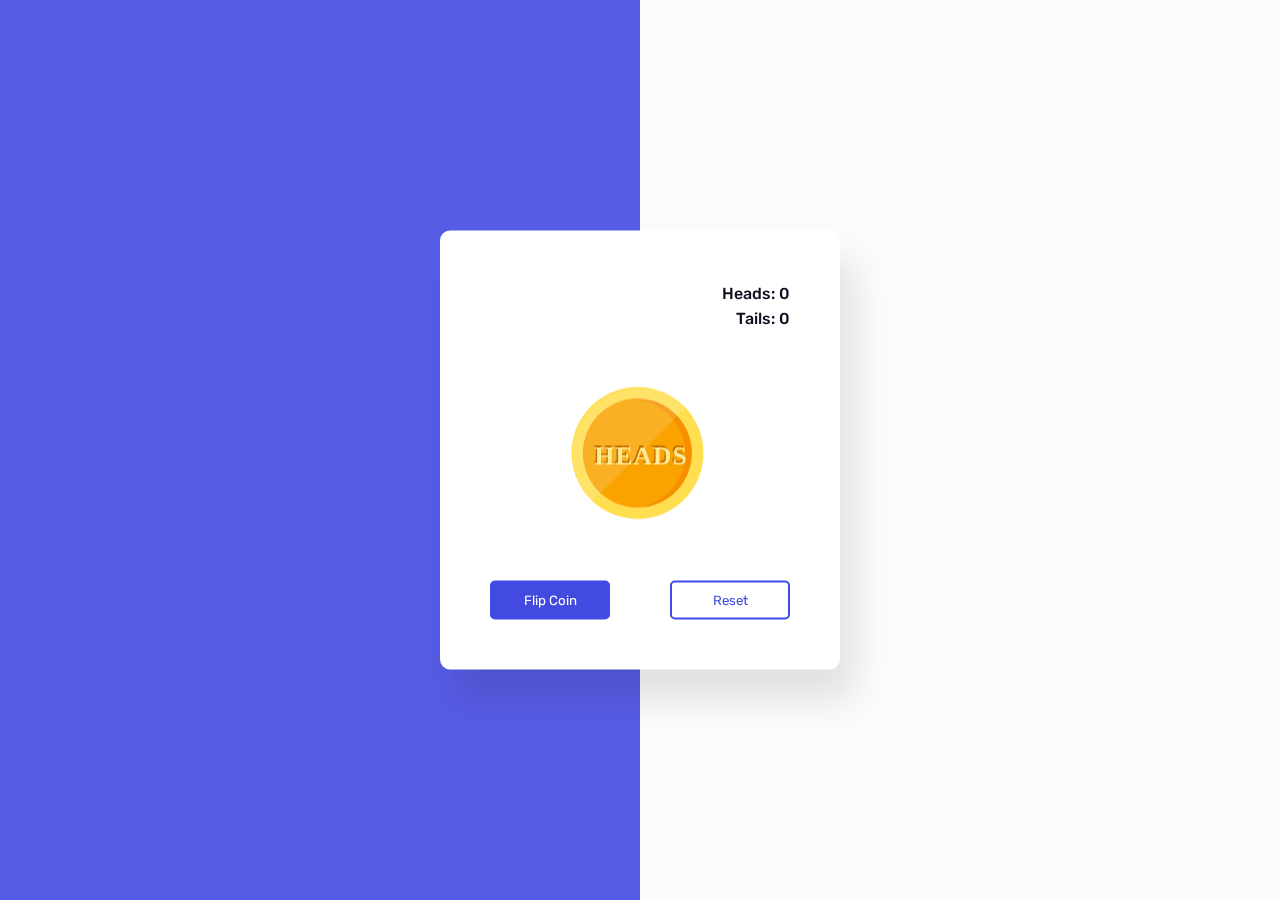
<file: Coin Toss/index.html>
<!DOCTYPE html>
<html lang="ko-KR">
  <head>
    <meta charset="UTF-8" />
    <meta name="viewport" content="width=device-width, initial-scale=1.0" />
    <title>Coin Toss</title>
    <link rel="stylesheet" href="style.css" />
    <script src="index.js" defer></script>
  </head>
  <body>
    <div class="container">
      <div class="stats">
        <p id="heads-count">Heads: 0</p>
        <p id="tails-count">Tails: 0</p>
      </div>

      <div class="coin" id="coin">
        <div class="heads">
          <img src="heads.svg" alt="" />
        </div>
        <div class="tails">
          <img src="tails.svg" alt="" />
        </div>
      </div>

      <div class="buttons">
        <button id="flip-button">Flip Coin</button>
        <button id="reset-button">Reset</button>
      </div>
    </div>
  </body>
</html>
</file>
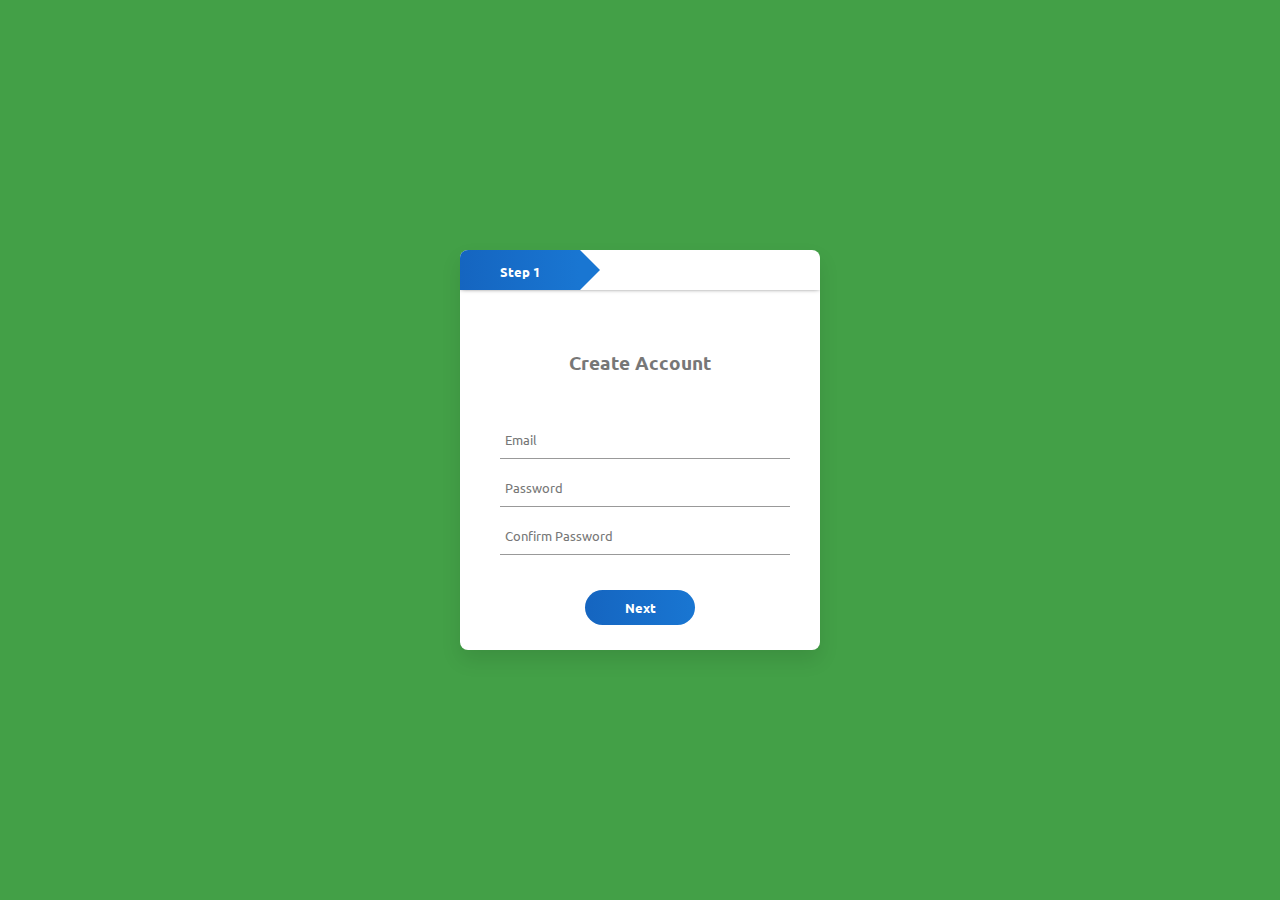
<file: Multi Step Form/index.html>
<!DOCTYPE html>
<html lang="ko-KR">
  <head>
    <meta charset="UTF-8" />
    <meta name="viewport" content="width=device-width, initial-scale=1.0" />
    <link rel="stylesheet" href="style.css" />
    <script src="index.js" defer></script>
    <title>Document</title>
  </head>
  <body>
    <div class="container">
      <form action="" id="form1">
        <h3>Create Account</h3>
        <input type="text" placeholder="Email" required />
        <input type="password" placeholder="Password" required />
        <input type="password" placeholder="Confirm Password" required />

        <div class="btn-box">
          <button type="button" id="next1">Next</button>
        </div>
      </form>

      <form action="" id="form2">
        <h3>Social Links</h3>
        <input type="text" placeholder="Instagram" />
        <input type="text" placeholder="Github" />
        <input type="text" placeholder="Linkedin" />

        <div class="btn-box">
          <button type="button" id="back1">Back</button>
          <button type="button" id="next2">Next</button>
        </div>
      </form>

      <form action="" id="form3">
        <h3>Personal Info</h3>
        <input type="text" placeholder="First Name" required />
        <input type="text" placeholder="Last Name" required />
        <input type="text" placeholder="Phone Num" required />

        <div class="btn-box">
          <button type="button" id="back2">Back</button>
          <button type="button" id="submit">Submit</button>
        </div>
      </form>

      <div class="step-row">
        <div id="progress"></div>
        <div class="step-col"><small>Step 1</small></div>
        <div class="step-col"><small>Step 2</small></div>
        <div class="step-col"><small>Step 3</small></div>
      </div>
    </div>
  </body>
</html>
</file>
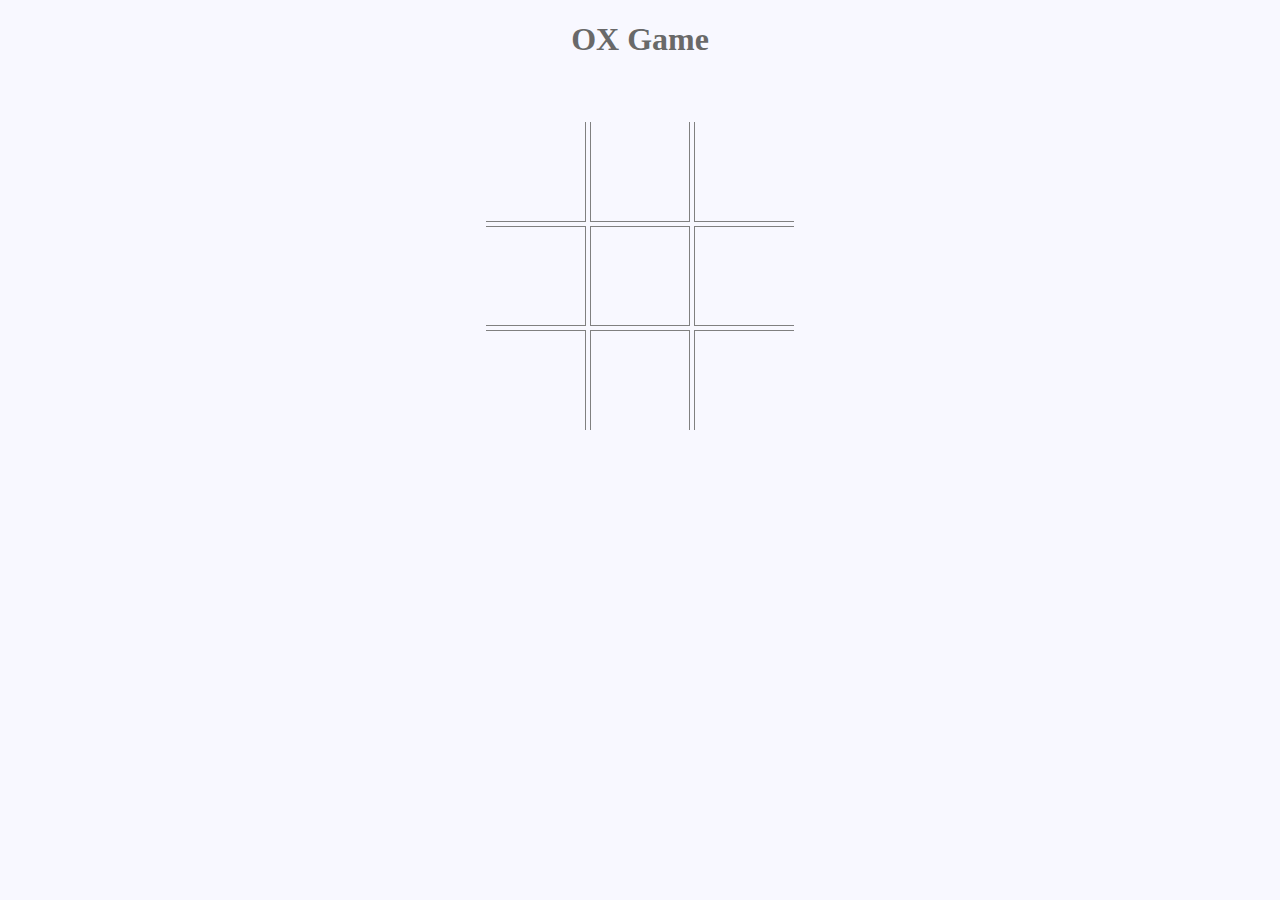
<file: OX Game/index.html>
<!DOCTYPE html>
<html lang="ko-KR">
  <head>
    <meta charset="UTF-8" />
    <meta name="viewport" content="width=device-width, initial-scale=1.0" />
    <title>OX GAME</title>
    <link rel="stylesheet" href="style.css" />
    <script src="index.js" defer></script>
  </head>
  <body>
    <h1>OX Game</h1>
    <div id="container">
      <div class="block">
        <div id="box1" class="box top left">
          <span data-player="none" onclick="play(this)">&nbsp;</span>
        </div>
        <div id="box2" class="box top">
          <span data-player="none" onclick="play(this)">&nbsp;</span>
        </div>
        <div id="box3" class="box top right">
          <span data-player="none" onclick="play(this)">&nbsp;</span>
        </div>
      </div>
      <div class="block">
        <div id="box4" class="box left">
          <span data-player="none" onclick="play(this)">&nbsp;</span>
        </div>
        <div id="box5" class="box">
          <span data-player="none" onclick="play(this)">&nbsp;</span>
        </div>
        <div id="box6" class="box right">
          <span data-player="none" onclick="play(this)">&nbsp;</span>
        </div>
        <div class="block">
          <div id="box7" class="box bottom left">
            <span data-player="none" onclick="play(this)">&nbsp;</span>
          </div>
          <div id="box8" class="box bottom">
            <span data-player="none" onclick="play(this)">&nbsp;</span>
          </div>
          <div id="box9" class="box bottom right">
            <span data-player="none" onclick="play(this)">&nbsp;</span>
          </div>
        </div>
      </div>
    </div>
  </body>
</html>
</file>
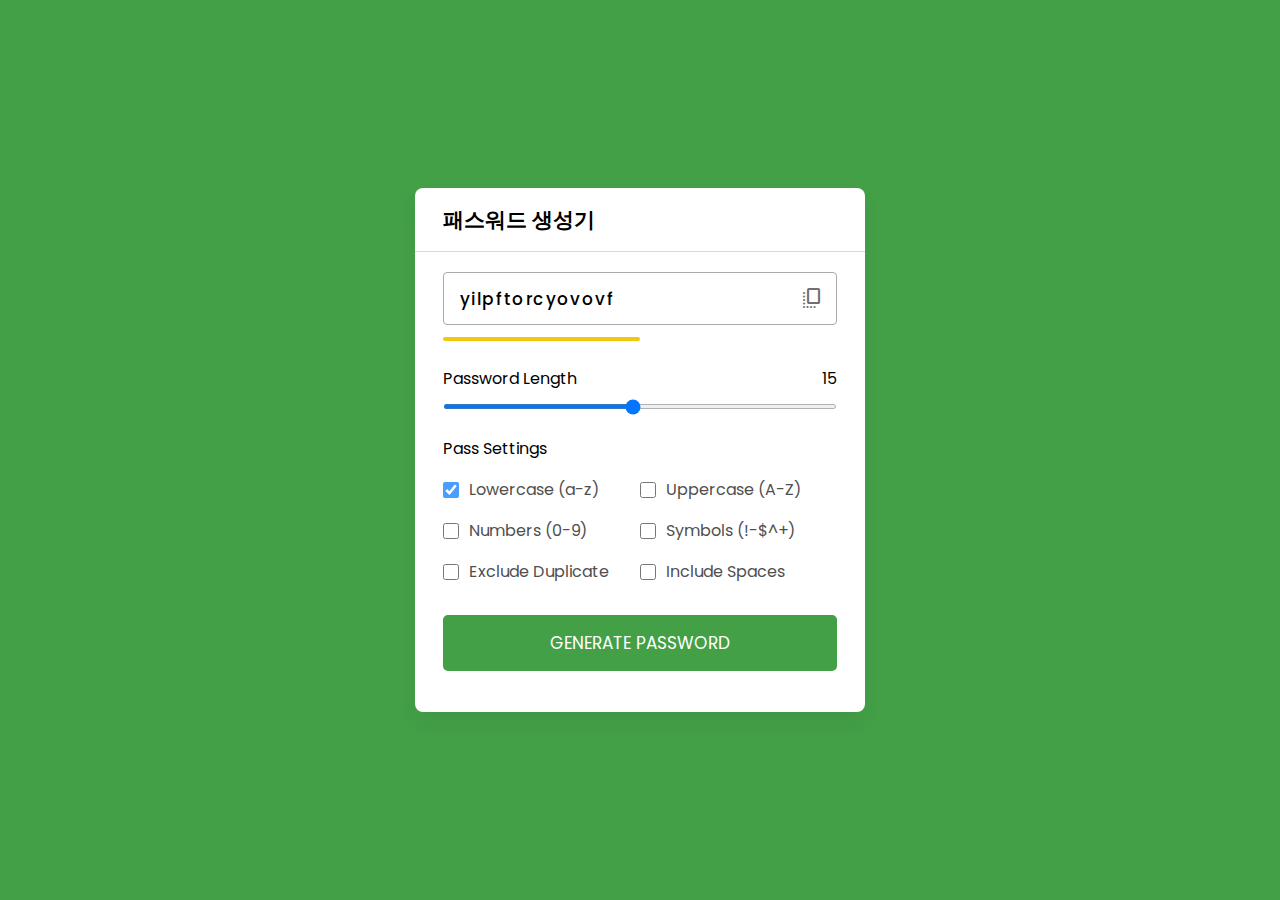
<file: Password Generator/index.html>
<!DOCTYPE html>
<html lang="ko-KR">
  <head>
    <meta charset="UTF-8" />
    <meta http-equiv="X-UA-Compatible" content="IE=edge" />
    <meta name="viewport" content="width=device-width, initial-scale=1.0" />
    <link href="https://fonts.googleapis.com/css2?family=Material+Symbols+Rounded" rel="stylesheet" />
    <link rel="stylesheet" href="style.css" />
    <script src="index.js" defer></script>
    <title>Password Generator</title>
  </head>

  <body>
    <div class="container">
      <h2>패스워드 생성기</h2>
      <div class="wrapper">
        <div class="input-box">
          <input type="text" disabled />
          <span class="material-symbols-rounded">copy_all</span>
        </div>
        <div class="pass-indicator"></div>
        <div class="pass-length">
          <div class="details">
            <label class="title">Password Length</label>
            <span></span>
          </div>
          <input type="range" min="1" max="30" value="15" step="1" />
        </div>

        <div class="pass-settings">
          <label class="title">Pass Settings</label>
          <ul class="options">
            <li class="option">
              <input type="checkbox" id="lowercase" checked />
              <label for="lowercase">Lowercase (a-z)</label>
            </li>
            <li class="option">
              <input type="checkbox" id="uppercase" />
              <label for="uppercase">Uppercase (A-Z)</label>
            </li>
            <li class="option">
              <input type="checkbox" id="numbers" />
              <label for="numbers">Numbers (0-9)</label>
            </li>
            <li class="option">
              <input type="checkbox" id="symbols" />
              <label for="symbols">Symbols (!-$^+)</label>
            </li>
            <li class="option">
              <input type="checkbox" id="exc-duplicate" />
              <label for="exc-duplicate">Exclude Duplicate</label>
            </li>
            <li class="option">
              <input type="checkbox" id="spaces" />
              <label for="spaces">Include Spaces</label>
            </li>
          </ul>
        </div>

        <button class="generate-btn">Generate Password</button>
      </div>
    </div>
  </body>
</html>
</file>
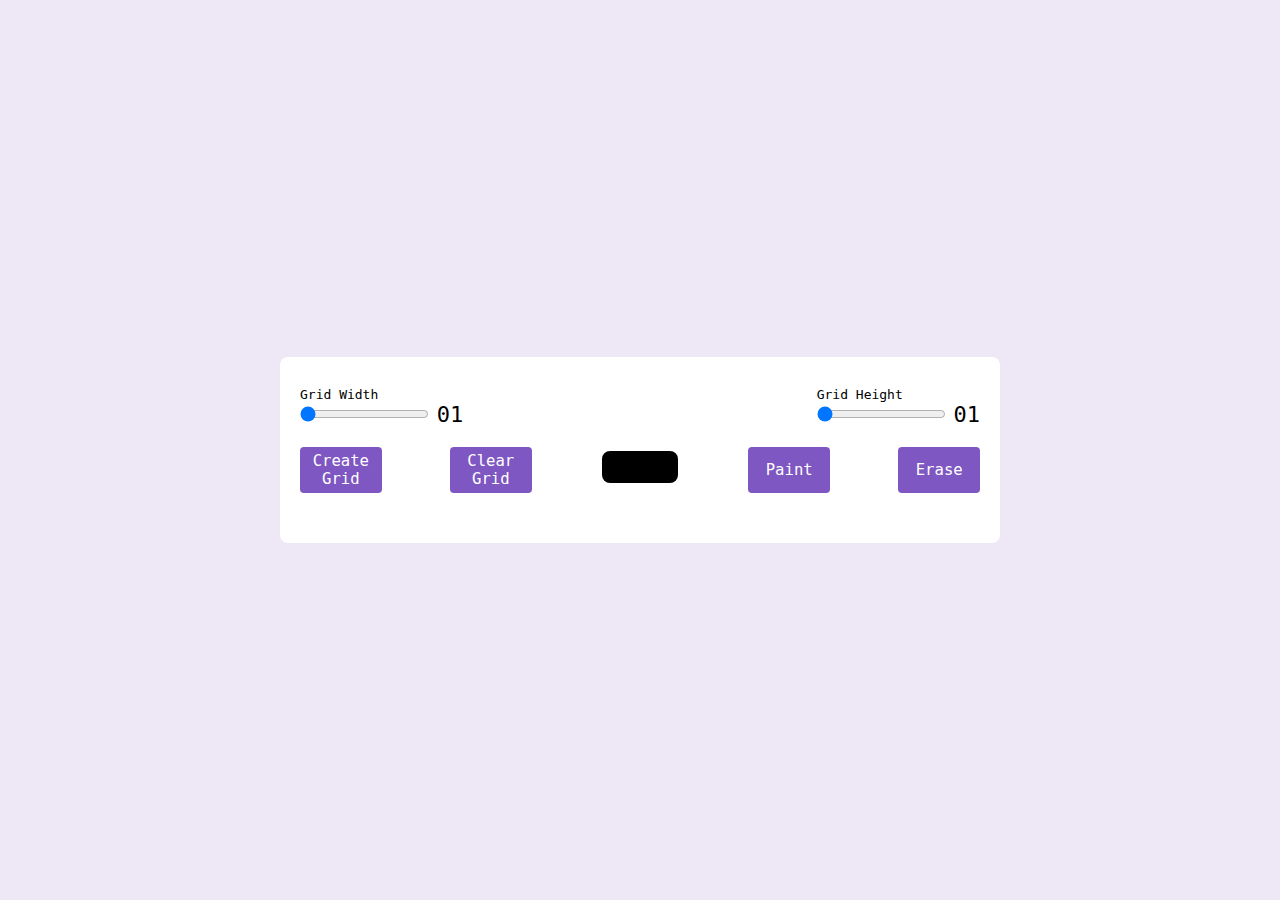
<file: Pixel Art Generator/index.html>
<!DOCTYPE html>
<html lang="ko-KR">
  <head>
    <meta charset="UTF-8" />
    <meta http-equiv="X-UA-Compatible" content="ie=edge" />
    <meta name="viewport" content="width=device-width, initial-scale=1.0" />
    <title>Pixel Art Generator</title>
    <link rel="stylesheet" href="style.css" />
    <script type="module" src="index.js" defer></script>
  </head>
  <body>
    <div class="wrapper">
      <div class="options">
        <div class="opt-wrapper">
          <div class="slider">
            <label for="width-range">Grid Width</label>
            <input type="range" id="width-range" min="1" max="40" />
            <span id="width-value">01</span>
          </div>
          <div class="slider">
            <label for="height-range">Grid Height</label>
            <input type="range" id="height-range" min="1" max="40" />
            <span id="height-value">01</span>
          </div>
        </div>

        <div class="opt-wrapper">
          <button type="button" id="submit-grid">Create<br />Grid</button>
          <button type="button" id="clear-grid">Clear<br />Grid</button>
          <input type="color" id="color-input" />
          <button type="button" id="paint-btn">Paint</button>
          <button type="button" id="erase-btn">Erase</button>
        </div>
      </div>
      <div class="container"></div>
    </div>
  </body>
</html>
</file>
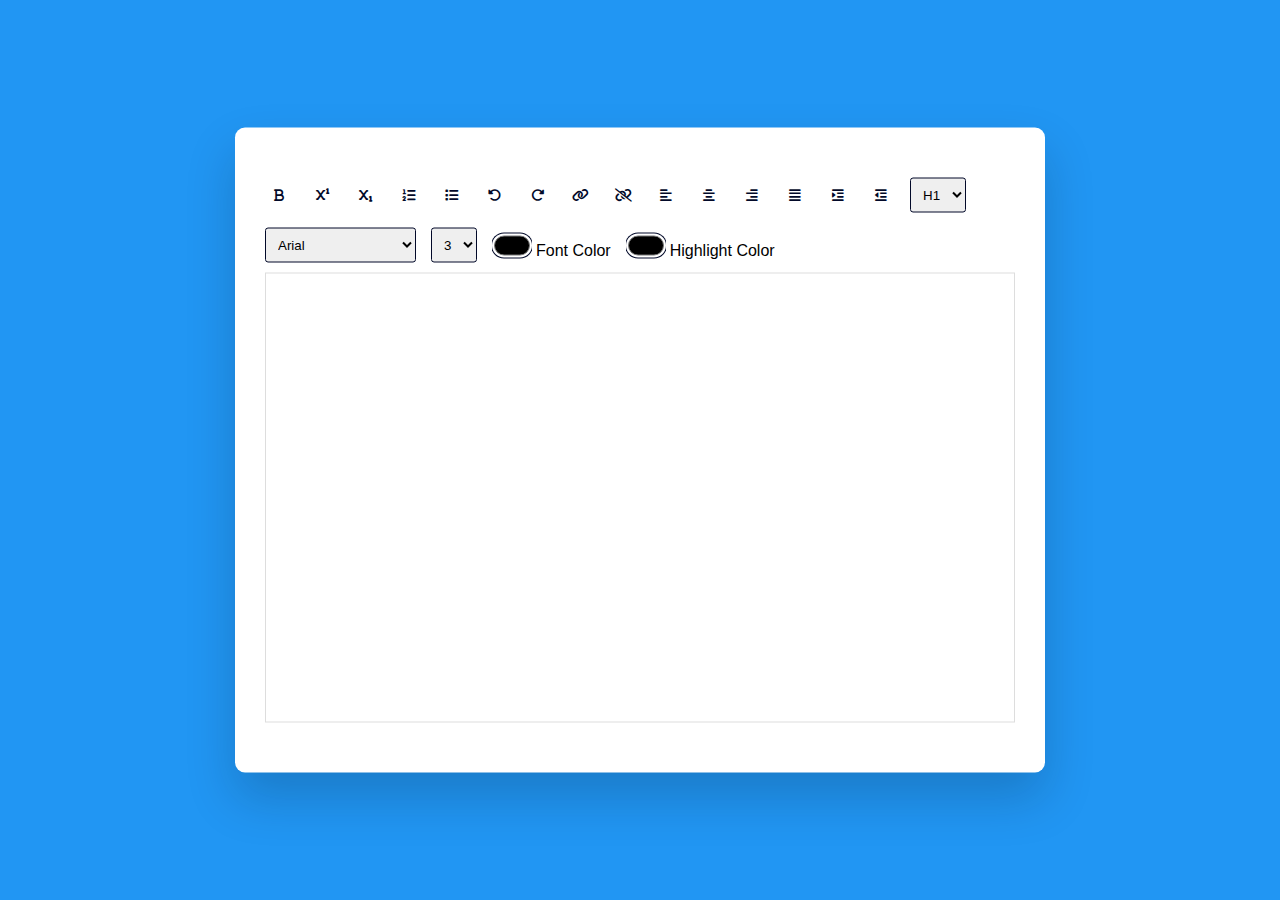
<file: Text Editor/index.html>
<!DOCTYPE html>
<html lang="ko-KR">
  <head>
    <meta charset="UTF-8" />
    <meta name="viewport" content="width=device-width, initial-scale=1.0" />
    <link rel="stylesheet" href="https://cdnjs.cloudflare.com/ajax/libs/font-awesome/6.5.1/css/all.min.css" />
    <link rel="stylesheet" href="style.css" />
    <script type="module" src="index.js" defer></script>
    <title>Text Editor</title>
  </head>
  <body>
    <div class="container">
      <div class="options">
        <button id="bold" class="option-button format">
                <i class="fa-solid fa-bold"></i>
            </button>
            <button id="superscript" class="option-button script">
                <i class="fa-solid fa-superscript"></i>
            </button>
            <button id="subscript" class="option-button script">
                <i class="fa-solid fa-subscript"></i>
            </button>

            <button id="insertOrderedList" class="option-button">
                <div class="fa-solid fa-list-ol"></div>
            </button>
            <button id="insertUnorderedList" class="option-button">
                <i class="fa-solid fa-list"></i>
            </button>

            <button id="undo" class="option-button">
                <i class="fa-solid fa-rotate-left"></i>
            </button>
            <button id="redo" class="option-button">
                <i class="fa-solid fa-rotate-right"></i>
            </button>

            <button id="createLink" class="adv-option-button">
                <i class="fa fa-link"></i>
            </button>
            <button id="unlink" class="option-button">
                <i class="fa fa-unlink"></i>
            </button>

            <button id="justifyLeft" class="option-button align">
                <i class="fa-solid fa-align-left"></i>
            </button>
            <button id="justifyCenter" class="option-button align">
                <i class="fa-solid fa-align-center"></i>
            </button>
            <button id="justifyRight" class="option-button align">
                <i class="fa-solid fa-align-right"></i>
            </button>
            <button id="justifyFull" class="option-button align">
                <i class="fa-solid fa-align-justify"></i>
            </button>
            <button id="indent" class="option-button spacing">
                <i class="fa-solid fa-indent"></i>
            </button>
            <button id="outdent" class="option-button spacing">
                <i class="fa-solid fa-outdent"></i>
            </button>

            <select id="formatBlock" class="adv-option-button">
              <option value="H1">H1</option>
              <option value="H2">H2</option>
              <option value="H3">H3</option>
              <option value="H4">H4</option>
              <option value="H5">H5</option>
              <option value="H6">H6</option>
            </select>

            <select id="fontName" class="adv-option-button"></select>
            <select id="fontSize" class="adv-option-button"></select>

            <div class="input-wrapper">
              <input type="color" id="foreColor" class="adv-option-button" />
              <label for="foreColor">Font Color</label>
            </div>
            <div class="input-wrapper">
              <input type="color" id="backColor" class="adv-option-button" />
              <label for="backColor">Highlight Color</label>
            </div>
      </div>
      <div id="text-input" contenteditable="true"></div>
    </div>

  </body>
</html>
</file>
<file: Coin Toss/style.css>
@import url("https://fonts.googleapis.com/css2?family=Rubik:ital,wght@0,300..900;1,300..900&display=swap");

* {
  margin: 0;
  padding: 0;
  box-sizing: border-box;
  font-family: "Rubik", sans-serif;
}

body {
  height: 100%;
  background: linear-gradient(to right, #575ce5 50%, #f9fbfc 50%) fixed;
}

.container {
  background: #fff;
  width: 400px;
  padding: 50px;
  position: absolute;
  transform: translate(-50%, -50%);
  top: 50%;
  left: 50%;
  box-shadow: 15px 30px 35px rgba(0, 0, 0, 0.1);
  border-radius: 10px;
  -webkit-perspective: 300px;
  perspective: 300px; /* 원근법 */
}

.stats {
  text-align: right;
  color: #101020;
  font-weight: 500;
  line-height: 25px;
}

.coin {
  height: 150px;
  width: 150px;
  position: relative;
  margin: 50px auto;
  -webkit-transform-style: preserve-3d;
  transform-style: preserve-3d;
}

.tails {
  transform: rotateX(180deg);
}

.buttons {
  display: flex;
  justify-content: space-between;
}

.coin img {
  width: 145px;
}

.heads, .tails {
  position: absolute;
  width: 100%;
  height: 100%;
  backface-visibility: hidden;
  -webkit-backface-visibility: hidden;
}

button {
  width: 120px;
  padding: 10px 0;
  border: 2.5px solid #424ae9;
  border-radius: 5px;
  cursor: pointer;
}

#flip-button {
  background: #424ae0;
  color: #fff;
}

#flip-button:disabled {
  background-color: #e1e0ee;
  color: #101020;
  border-color: #e1e0ee;
}

#reset-button {
  background: #fff;
  color: #424ae0;
}

@keyframes spin-tails {
  0% {
    transform: rotateX(0deg);
  }
  100% {
    transform: rotateX(1980deg);
  }
}

@keyframes spin-heads {
  0% {
    transform: rotateX(0);
  }
  100% {
    transform: rotateX(2160deg);
  }
}
</file>
<file: Multi Step Form/style.css>
@import url("https://fonts.googleapis.com/css2?family=Ubuntu:wght@300;400;500;700&display=swap");

* {
  margin: 0;
  padding: 0;
  font-family: "Ubuntu";
}

body {
  background: #43a047;
  display: flex;
  align-items: center;
  justify-content: center;
  min-height: 100vh;
}

.container {
  width: 360px;
  height: 400px;
  margin: 8% auto;
  background: #fff;
  border-radius: 8px;
  position: relative;
  overflow: hidden;
  box-shadow: 0 10px 20px rgba(0, 0, 0, 0.1);
}

h3 {
  text-align: center;
  margin-bottom: 40px;
  color: #777;
}

.container form {
  width: 280px;
  position: absolute;
  top: 100px;
  left: 40px;
  transition: 0.5s;
}

form input {
  width: 100%;
  padding: 10px 5px;
  margin: 5px 0;
  border: 0;
  border-bottom: 1px solid #999;
  outline: none;
  background: transparent;
}

::placeholder {
  color: #777;
}

.btn-box {
  width: 100%;
  margin: 30px auto;
  text-align: center;
}

form button {
  width: 110px;
  height: 35px;
  margin: 0 10px;
  background: linear-gradient(to right, #1565c0, #1976d2);
  border-radius: 30px;
  border: 0;
  outline: none;
  color: #fff;
  cursor: pointer;
  font-weight: 700;
  font-size: 0.8em;
}

#form2 {
  left: 450px;
}

#form3 {
  left: 450px;
}

.step-row {
  width: 360px;
  height: 40px;
  margin: 0 auto;
  display: flex;
  align-items: center;
  box-shadow: 0 -1px 5px -1px #000;
  position: relative;
}

.step-col {
  width: 120px;
  text-align: center;
  color: #333;
  position: relative;
}

#progress {
  position: absolute;
  height: 100%;
  width: 120px;
  background: linear-gradient(to right, #1565c0, #1976d2);
}

small {
  color: #fff;
  font-weight: 700;
  font-size: 0.8em;
}

#progress::after {
  content: "";
  height: 0;
  width: 0;
  border-top: 20px solid transparent;
  border-bottom: 20px solid transparent;
  position: absolute;
  right: -20px;
  top: 0;
  border-left: 20px solid #1976d2;
}
</file>
<file: OX Game/style.css>
body {
  background: ghostwhite;
  color: dimgray;
  font-family: serif;
  text-align: center;
}

h1 {
  font-size: 2rem;
}

#container {
  margin: 5% auto;
  border-radius: 5px;
  text-align: center;
}

.box {
  display: inline-block;
  border: 1px solid gray;
  width: 100px;
  height: 100px;
  text-align: center;
  box-sizing: border-box;
  padding: 0;
}

span {
  position: absolute;
  font-size: 75px;
  font-family: sans-serif;
  text-align: center;
  width: 75px;
  height: 75px;
  margin: 5px;
  margin-left: -35px;
}

.top {
  border-top: none;
}

.bottom {
  border-bottom: none;
}

.left {
  border-left: none;
}

.right {
  border-right: none;
}

.alert {
  width: 125px;
  height: 75px;
  display: inline-block;
  background: ghostwhite;
  position: relative;
  z-index: 10;
  margin-top: -50%;
  border-radius: 20px;
  box-shadow: 0 0 75px 2px dimgray;
  animation: larger 0.5s;
  animation-fill-mode: forwards;
  box-sizing: content-box;
  padding: 30px;
  bottom: 50px;
  top: 0;
}

button {
  background: dimgray;
  border-radius: 2px;
  color: ghostwhite;
  border: none;
  outline: none;
}

button:focus {
  background: silver;
}

.activeBox {
  background: silver;
}

@keyframes larger {
  from {
    width: 125px;
    height: 75px;
  }
  
  to {
    height: 100px;
    width: 250px;
  }
}
</file>
<file: Password Generator/style.css>
@import url('https://fonts.googleapis.com/css2?family=Poppins:wght@400;500;600&display=swap');

*{
    margin: 0;
    padding: 0;
    box-sizing: border-box;
    font-family: 'Poppins', sans-serif;
}

body{
    display: flex;
    align-items: center;
    justify-content: center;
    min-height: 100vh;
    background: #43A047;
}

.container{
    width: 450px;
    background: #fff;
    border-radius: 8px;
    box-shadow: 0 10px 20px rgba(0, 0, 0, 0.05);
}

.container h2{
    font-weight: 600;
    font-size: 1.31rem;
    padding: 1rem 1.75rem;
    border-bottom: 1px solid #d4dbe5;
}

.wrapper{
    margin: 1.25rem 1.75rem;
}

.wrapper .input-box{
    position: relative;
}

.input-box input{
    width: 100%;
    height: 53px;
    color: #000;
    background: none;
    font-size: 1.06rem;
    font-weight: 500;
    border-radius: 4px;
    letter-spacing: 1.4px;
    border: 1px solid #aaa;
    padding: 0 2.85rem 0 1rem;
}

.input-box span{
    position: absolute;
    right: 13px;
    cursor: pointer;
    line-height: 53px;
    color: #707070;
}

.input-box span:hover{
    color: #43A047 !important;
}

.wrapper .pass-indicator{
    width: 100%;
    height: 4px;
    position: relative;
    margin-top: 0.75rem;
    border-radius: 25px;
}

.pass-indicator::before{
    position: absolute;
    content: "";
    height: 100%;
    width: 50%;
    border-radius: inherit;
    transition: width 0.3s ease;
}

.pass-indicator#weak::before{
    width: 20%;
    background: #e64a4a;
}

.pass-indicator#medium::before{
    width: 50%;
    background: #f1c80b;
}

.pass-indicator#strong::before{
    width: 100%;
    background: #43A047;
}

.wrapper .pass-length{
    margin: 1.56rem 0 1.25rem;
}

.pass-length .details{
    display: flex;
    justify-content: space-between;
}

.pass-length input{
    width: 100%;
    height: 5px;
}

.pass-settings .options{
    display: flex;
    list-style: none;
    flex-wrap: wrap;
    margin-top: 1rem;
}

.pass-settings .options .option{
    display: flex;
    align-items: center;
    margin-bottom: 1rem;
    width: calc(100% / 2);
}

.options .option:first-child{
    pointer-events: none;
}

.options .option:first-child input{
    opacity: 0.7;
}

.options .option input{
    height: 16px;
    width: 16px;
    cursor: pointer;
}

.options .option label{
    cursor: pointer;
    color: #4f4f4f;
    padding-left: 0.63rem;
}

.wrapper .generate-btn{
    width: 100%;
    color: #fff;
    border: none;
    outline: none;
    cursor: pointer;
    background: #43A047;
    font-size: 1.06rem;
    padding: 0.94rem 0;
    border-radius: 5px;
    text-transform: uppercase;
    margin: 0.94rem 0 1.3rem;
}
</file>
<file: Pixel Art Generator/style.css>
* {
  padding: 0;
  margin: 0;
  box-sizing: border-box;
  font-family: monospace;
}

body {
  background-color: #ede7f6;
}

.wrapper {
  background-color: white;
  width: 80vmin;
  position: absolute;
  transform: translate(-50%, -50%);
  top: 50%;
  left: 50%;
  padding: 30px 20px;
  border-radius: 8px;
}

label {
  display: block;
}

span {
  position: relative;
  font-size: 22px;
}

.opt-wrapper {
  display: flex;
  justify-content: space-between;
  margin-bottom: 20px;
  gap: 10px;
}

button {
  background-color: #7e57c2;
  width: 12%;
  border: none;
  border-radius: 4px;
  padding: 5px;
  color: white;
  cursor: pointer;
}

button:hover {
  background-color: #311b92;
}

input[type="color"] {
  appearance: none;
  background-color: transparent;
  width: 80px;
  height: 40px;
  border: none;
  cursor: pointer;
}

input[type="color"]::-webkit-color-swatch {
  border-radius: 8px;
  border: 4px solid black;
}

input[type="color"]::-moz-color-swatch {
  border-radius: 8px;
  border: 4px solid black;
}

.container {
  cursor: crosshair;
}

.gridCol {
  height: 1rem;
  width: 1rem;
  border: 1px solid #ddd;
  caret-color: transparent;
}

.gridRow {
  display: flex;
  justify-content: center;
}

@media only screen and (max-width: 768px) {
  .gridCol {
    height: 0.8rem;
    width: 0.8rem;
  }

  button {
    font-size: 0.8rem;
  }
}

@media only screen and (min-width: 1024px) {
  .gridCol {
    height: 1.2rem;
    width: 1.2rem;
  }

  button {
    font-size: 1.2rem;
  }
}
</file>
<file: Text Editor/style.css>
@import url("https://fonts.googleapis.com/css2?family=Noto+Sans+KR:wght@100..900&display=swap");

* {
  padding: 0;
  margin: 0;
  box-sizing: border-box;
}

body {
  background-color: #2196f3;
}

.container {
  background-color: #fff;
  width: 90vmin;
  padding: 50px 30px;
  position: absolute;
  transform: translate(-50%, -50%);
  left: 50%;
  top: 50%;
  border-radius: 10px;
  box-shadow: 0 25px 50px rgba(7, 20, 35, 0.2);
}

.options {
  display: flex;
  flex-wrap: wrap;
  align-items: center;
  gap: 15px;
}

button {
  width: 28px;
  height: 28px;
  display: grid;
  place-items: center;
  border-radius: 3px;
  border: none;
  background-color: #fff;
  outline: none;
  color: #020929;
  cursor: pointer;
}

select {
  padding: 8px;
  border: 1px solid #020929;
  border-radius: 3px;
  cursor: pointer;
}

.options label, .options select {
  font-family: 'Noto Sans', sans-serif;
}

input[type="color"] {
  appearance: none;
  background-color: transparent;
  width: 40px;
  height: 28px;
  border: none;
  cursor: pointer;
}

input[type="color"]::-webkit-color-swatch {
  border-radius: 15px;
  box-shadow: 0 0 0 2px #fff, 0 0 0 3px #020929;
}

#text-input {
  margin-top: 10px;
  border: 1px solid #ddd;
  padding: 20px;
  height: 50vh;
}

.active {
  background-color: #e0e9ff;
}
</file>
